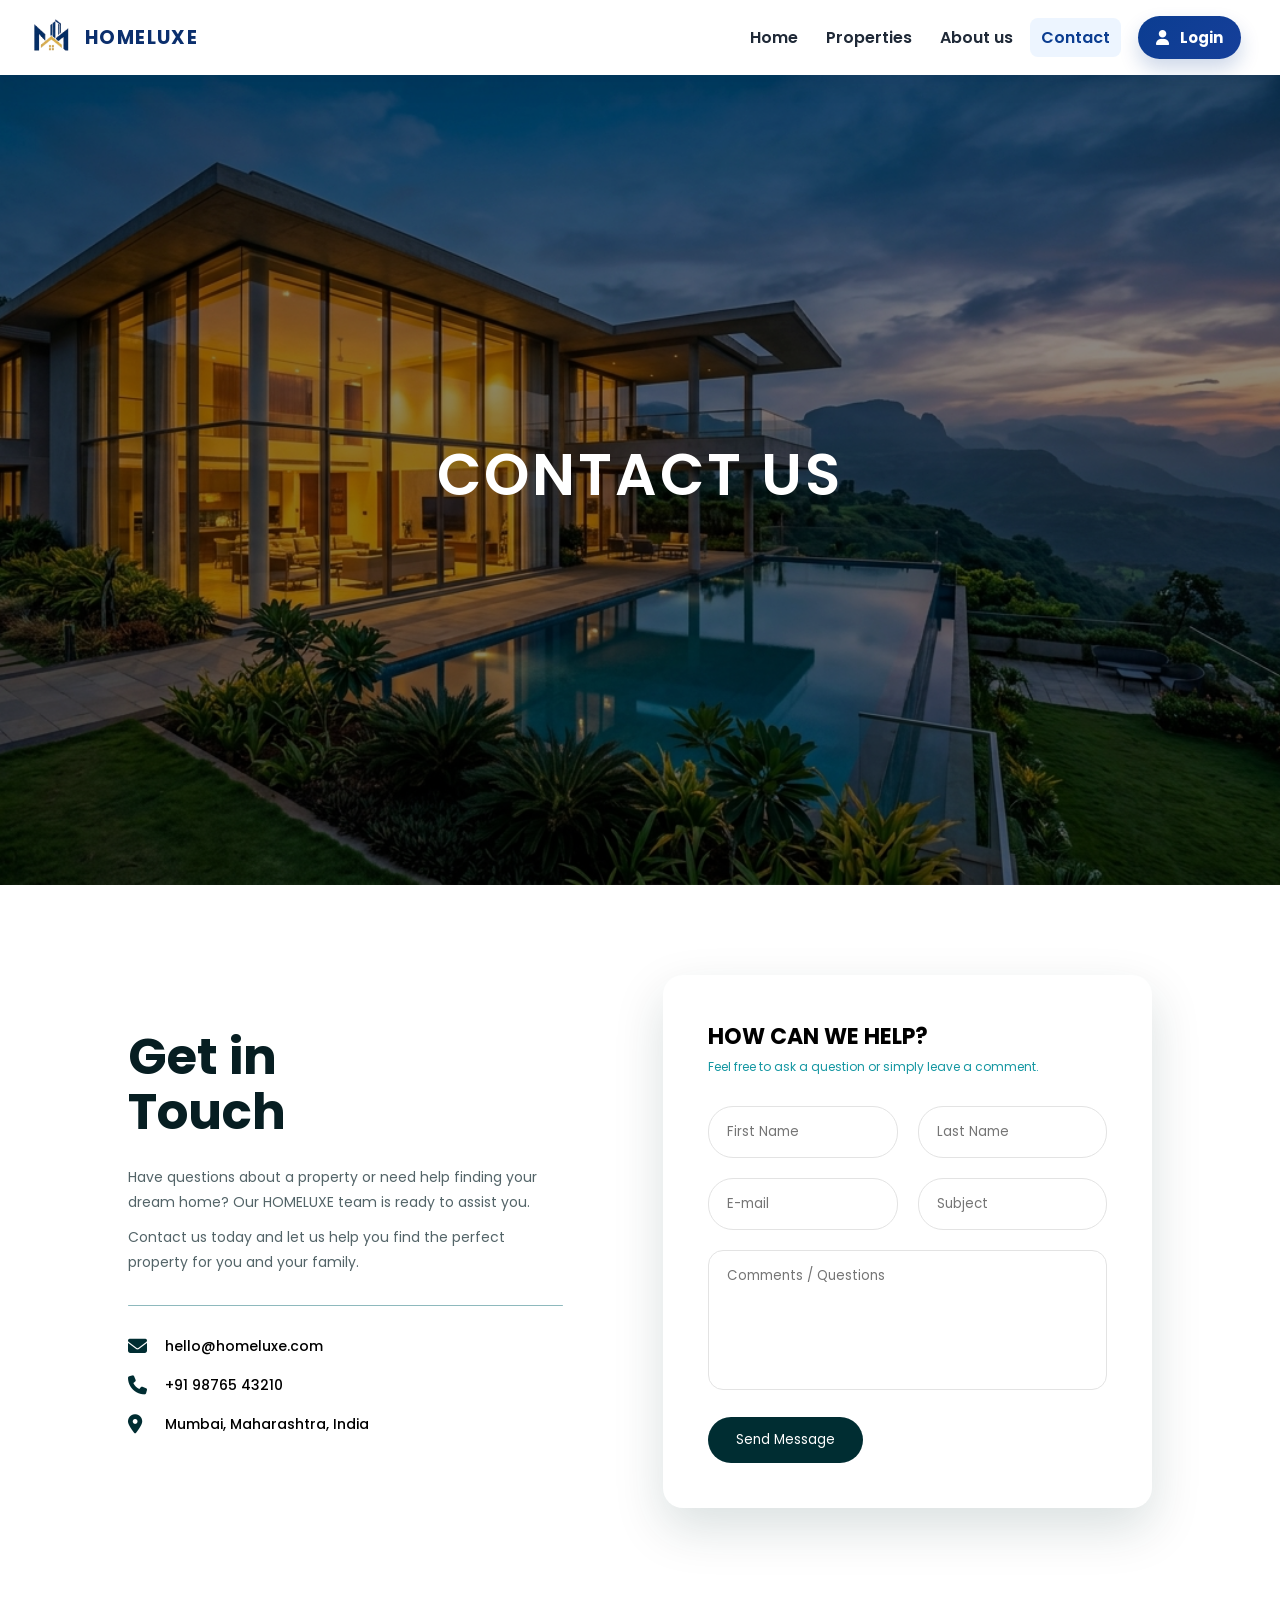
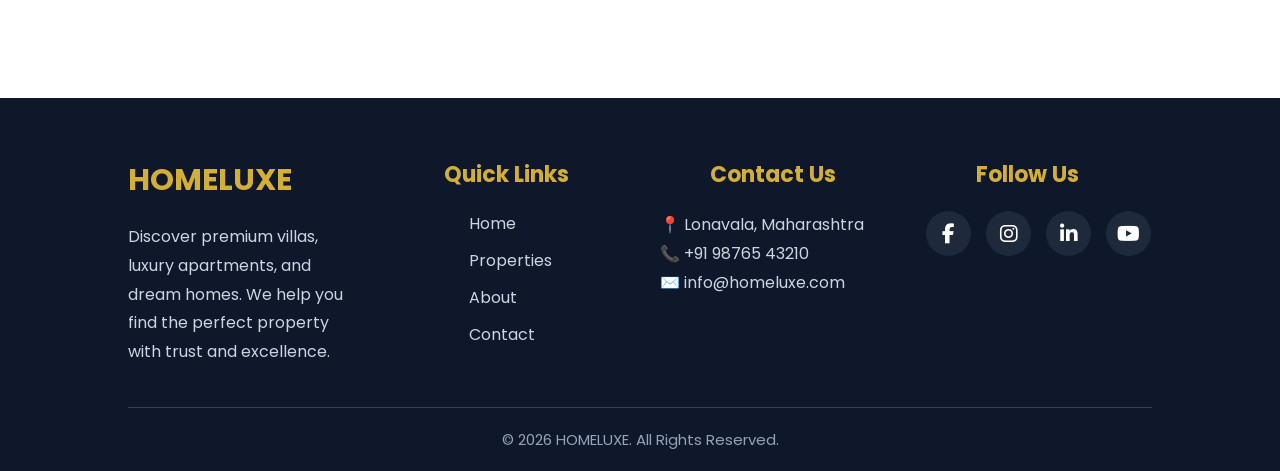
<file: contact.html>
<!DOCTYPE html>
<html lang="en">
<head>
  <meta charset="UTF-8">
  <meta name="viewport" content="width=device-width, initial-scale=1.0">

  <title>Contact Us | HOMELUXE</title>

  <!-- Google Font -->
  <link rel="preconnect" href="https://fonts.googleapis.com">
  <link rel="preconnect" href="https://fonts.gstatic.com" crossorigin>
  <link href="https://fonts.googleapis.com/css2?family=Poppins:wght@400;500;600;700&display=swap" rel="stylesheet">

  <!-- Font Awesome -->
  <link rel="stylesheet"
    href="https://cdnjs.cloudflare.com/ajax/libs/font-awesome/6.5.1/css/all.min.css">

  <!-- CSS -->
  <link rel="stylesheet" href="style.css">
</head>

<body>

     <!-- header section  -->
    <header class="site-header">
      <nav class="navbar">
        <a href="index.html" class="brand" aria-label="HOMELUXE home">
         <img class="logo" src="images/LOGO2.png" alt="" />
          <span class="brand-name">HOMELUXE</span>
        </a>

        <ul class="nav-links" id="navLinks">
          <li><a href="index.html">Home</a></li>
          <li><a href="property.html">Properties</a></li>
          <li><a href="about.html">About us</a></li>
          <li><a href="contact.html" class="active">Contact</a></li>
          <li>
            <a href="login.html" class="login-link">
              <button class="login-btn" type="button">
                <i class="fa-solid fa-user"></i>
                Login
              </button>
            </a>
          </li>
        </ul>

        <button class="hamburger" id="hamburger" type="button" aria-label="Toggle navigation" aria-expanded="false">
          <i class="fa-solid fa-bars"></i>
        </button>
      </nav>
    </header>

  <section class="hero">

    

    <div class="hero-text">
        <h1>Contact Us</h1>
    </div>

</section>


  <!-- ================= CONTACT SECTION ================= -->

  <section class="contact-section">

    <div class="contact-container">

      <!-- LEFT SIDE -->

      <div class="contact-info">

        <h2>Get in<br>Touch</h2>

        <p>
          Have questions about a property or need help finding
          your dream home? Our HOMELUXE team is ready to assist you.
        </p>

        <p>
          Contact us today and let us help you find the perfect
          property for you and your family.
        </p>

        <div class="line"></div>


        <div class="info-item">

          <i class="fa-solid fa-envelope"></i>

          <span>
            hello@homeluxe.com
          </span>

        </div>


        <div class="info-item">

          <i class="fa-solid fa-phone"></i>

          <span>
            +91 98765 43210
          </span>

        </div>


        <div class="info-item">

          <i class="fa-solid fa-location-dot"></i>

          <span>
            Mumbai, Maharashtra, India
          </span>

        </div>

      </div>


      <!-- RIGHT SIDE CONTACT FORM -->

      <div class="contact-form">

        <h3>HOW CAN WE HELP?</h3>

        <p>
          Feel free to ask a question or simply leave a comment.
        </p>


        <form>

          <div class="form-row">

            <input
              type="text"
              placeholder="First Name"
              required
            >

            <input
              type="text"
              placeholder="Last Name"
              required
            >

          </div>


          <div class="form-row">

            <input
              type="email"
              placeholder="E-mail"
              required
            >

            <input
              type="text"
              placeholder="Subject"
            >

          </div>


          <textarea
            placeholder="Comments / Questions"
            required
          ></textarea>


          <button type="submit">
            Send Message
          </button>

        </form>

      </div>

    </div>

  </section>
<footer class="footer">
    <div class="footer-container">

        <div class="footer-box">
            <h2>HOMELUXE</h2>
            <p>
                Discover premium villas, luxury apartments, and dream homes.
                We help you find the perfect property with trust and excellence.
            </p>
        </div>

        <div class="footer-box" id="footer">
            <h3>Quick Links</h3>
            <ul>
                <li><a href="#">Home</a></li>
                <li><a href="#">Properties</a></li>
                <li><a href="#">About</a></li>
                <li><a href="#">Contact</a></li>
            </ul>
        </div>

        <div class="footer-box">
            <h3>Contact Us</h3>
            <p>📍 Lonavala, Maharashtra</p>
            <p>📞 +91 98765 43210</p>
            <p>✉️ info@homeluxe.com</p>
        </div>

        <div class="footer-box">
            <h3>Follow Us</h3>

            <div class="social-icons">
                <a href="#"><i class="fa-brands fa-facebook-f"></i></a>
                <a href="#"><i class="fa-brands fa-instagram"></i></a>
                <a href="#"><i class="fa-brands fa-linkedin-in"></i></a>
                <a href="#"><i class="fa-brands fa-youtube"></i></a>
            </div>
        </div>

    </div>

    <hr>

    <div class="copyright">
        © 2026 HOMELUXE. All Rights Reserved.
    </div>

</footer>



</body>
</html>
</file>
<file: style.css>
* {
  margin: 0;
  padding: 0;
  box-sizing: border-box;
  font-family: "Poppins", sans-serif;
}
/* navbar start here */
.site-header {
  position: sticky;
  top: 0;
  z-index: 1000;
  background: rgba(255, 255, 255, 0.96);
  backdrop-filter: blur(12px);
  box-shadow: 0 10px 25px rgba(15, 23, 42, 0.06);
}

.navbar {
  max-width: 1320px;
  margin: 0 auto;
  display: flex;
  align-items: center;
  justify-content: space-between;
  gap: 16px;
  padding: 8px 28px;
}

.brand {
  display: inline-flex;
  align-items: center;
  gap: 9px;
  text-decoration: none;
  flex-shrink: 0;
}

.logo {
  width: 48px;
  height: 48px;
  object-fit: contain;
  display: block;
}

.brand-name {
  color: #0b2f6d;
  font-size: 19px;
  font-weight: 700;
  letter-spacing: 1.4px;
}

.nav-links {
  display: flex;
  align-items: center;
  gap: 6px;
  list-style: none;
}

.nav-links li {
  list-style: none;
}

.nav-links a {
  color: #1f2937;
  text-decoration: none;
  font-size: 16px;
  font-weight: 600;
  padding: 8px 11px;
  border-radius: 8px;
  transition: 0.25s ease;
}

.nav-links a:hover,
.nav-links a.active {
  color: #0b3d91;
  background: #edf5ff;
}

.login-link {
  display: inline-flex;
  align-items: center;
}

.login-btn {
  background: linear-gradient(135deg, #0b3d91, #163f9a);
  color: #fff;
  padding: 10px 18px;
  border: none;
  border-radius: 30px;
  font-size: 15px;
  font-weight: 700;
  cursor: pointer;
  transition: 0.3s ease;
  box-shadow: 0 10px 20px rgba(11, 61, 145, 0.2);
}

.login-btn i {
  margin-right: 8px;
}

.login-btn:hover {
  background: #e4e3e6;
  color: #0b3d91;
}

.hamburger {
  display: none;
  width: 40px;
  height: 40px;
  border: 1px solid #dfe7f5;
  border-radius: 12px;
  background: #fff;
  color: #0b3d91;
  font-size: 20px;
  cursor: pointer;
  align-items: center;
  justify-content: center;
}

@media (max-width: 980px) {
  .navbar {
    flex-wrap: wrap;
    padding: 8px 20px;
  }

  .brand {
    order: 1;
  }

  .hamburger {
    display: inline-flex;
    order: 2;
  }

  .nav-links {
    display: none;
    flex-direction: column;
    align-items: stretch;
    width: 100%;
    order: 3;
    background: #fff;
    border: 1px solid #e2e8f0;
    border-radius: 18px;
    padding: 16px;
    box-shadow: 0 18px 35px rgba(15, 23, 42, 0.08);
  }

  .nav-links.active {
    display: flex;
  }

  .nav-links a {
    display: block;
    padding: 12px 14px;
  }

  .login-btn {
    width: 100%;
    display: flex;
    justify-content: center;
    align-items: center;
  }
}

@media (max-width: 540px) {
  .navbar {
    gap: 10px;
  }

  .logo {
    width: 42px;
    height: 42px;
  }

  .brand-name {
    font-size: 17px;
    letter-spacing: 1px;
  }
}
/* banner section start here */
.banner {
  position: relative;
  isolation: isolate;
  min-height: 600px;
  height: min(78vh, 820px);
  padding: 72px max(7vw, calc((100vw - 1320px) / 2));
  background:
    linear-gradient(
      90deg,
      rgba(8, 20, 39, 0.12) 0%,
      rgba(8, 20, 39, 0.68) 57%,
      rgba(8, 20, 39, 0.88) 100%
    ),
    url("images/banner.png") center 56% / cover no-repeat;
  display: flex;
  align-items: center;
  justify-content: flex-end;
  color: #fff;
}

.banner-content {
  width: min(100%, 650px);
  padding: 20px 0;
  margin-left: auto;
  text-align: right;
}

.banner-eyebrow {
  display: flex;
  align-items: center;
  justify-content: flex-end;
  gap: 10px;
  margin-bottom: 24px;
  color: #f0d7a2;
  font-size: 12px;
  font-weight: 600;
  letter-spacing: 2.2px;
}

.banner-eyebrow > span:first-child {
  width: 28px;
  height: 1px;
  background: #d3ae6b;
}

.eyebrow-divider {
  color: rgba(255, 255, 255, 0.55);
}

.banner-content h1 {
  max-width: 650px;
  font-size: clamp(42px, 5.2vw, 72px);
  font-weight: 500;
  line-height: 1.08;
  letter-spacing: -2.2px;
}

.banner-content h1 span {
  color: #f0d7a2;
}

.banner-description {
  max-width: 510px;
  margin-top: 22px;
  margin-left: auto;
  color: rgba(255, 255, 255, 0.84);
  font-size: 17px;
  line-height: 1.8;
}

.banner-actions {
  display: flex;
  align-items: center;
  justify-content: flex-end;
  flex-wrap: wrap;
  gap: 24px;
  margin-top: 32px;
}

.banner-primary {
  display: inline-flex;
  align-items: center;
  justify-content: center;
  gap: 14px;
  min-height: 54px;
  padding: 0 24px;
  background: #0b3d91;
  color: #fff;
  border: 1px solid #0b3d91;
  border-radius: 6px;
  font-size: 15px;
  font-weight: 600;
  text-decoration: none;
  transition:
    background 0.25s ease,
    transform 0.25s ease;
}

.banner-primary:hover {
  background: #082f70;
  border-color: #082f70;
  transform: translateY(-2px);
}

.banner-primary i {
  font-size: 13px;
}

.banner-secondary {
  padding: 10px 0;
  color: #fff;
  font-size: 14px;
  font-weight: 500;
  text-decoration: none;
  border-bottom: 1px solid rgba(255, 255, 255, 0.55);
  transition:
    color 0.25s ease,
    border-color 0.25s ease;
}

.banner-secondary:hover {
  color: #f0d7a2;
  border-color: #f0d7a2;
}

.banner-note {
  display: flex;
  align-items: center;
  justify-content: flex-end;
  gap: 9px;
  margin-top: 42px;
  color: rgba(255, 255, 255, 0.78);
  font-size: 13px;
  letter-spacing: 0.2px;
}

.banner-note i {
  color: #f0d7a2;
}
/* OUR PROPERTY SECTION */
.propertyone h2 {
  text-align: center;
  /* color: rgb(255, 191, 108); */
  color: #0b3d91;
  margin: 30px;
  width: auto;
  font-size: 40px;
  font-weight: bold;
}
.container {
  display: grid;
  grid-template-columns: repeat(4, 1fr);
  gap: 60px;
  padding: 20px;
}
.card {
  background: #f9f9f9;
  box-shadow: 0px 5px 6px rgb(68, 67, 67);
  text-align: center;
  border-radius: 10px;
  padding: 15px;
  font-size: 20px;
}
.card img {
  width: 300px;
  height: 300px;
  object-fit: cover;
}
.property-btn {
  background: #0b3d91;
  color: #fff;
  padding: 12px 28px;
  border: none;
  border-radius: 30px;
  font-size: 16px;
  font-weight: 600;
  cursor: pointer;
  transition: 0.3s;
  margin-top: 5px;
}

.property-btn:hover {
  background: #e4e3e6;
  color: #0b3d91;
}

/* WHY CHOOSE US */

.choose-us {
  padding: 80px 8%;
  background: #f8fafc;
}

.choose-heading {
  text-align: center;
  margin-bottom: 60px;
}

.choose-heading h2 {
  font-size: 40px;
  color: #0b3d91;
  margin-bottom: 15px;
}

.choose-heading p {
  font-size: 18px;
  color: #666;
}

.choose-container {
  display: grid;
  grid-template-columns: repeat(4, 1fr);
  gap: 30px;
}

.choose-card {
  background: #fff;
  padding: 40px 30px;
  border-radius: 15px;
  text-align: center;
  box-shadow: 0 10px 25px rgba(0, 0, 0, 0.08);
  transition: 0.4s;
}

.choose-card:hover {
  transform: translateY(-12px);
  box-shadow: 0 18px 35px rgba(11, 61, 145, 0.15);
}

.choose-card i {
  font-size: 50px;
  color: #0b3d91;
  margin-bottom: 20px;
}

.choose-card h3 {
  font-size: 24px;
  margin-bottom: 15px;
  color: #222;
}

.choose-card p {
  font-size: 16px;
  line-height: 1.8;
  color: #666;
}
/* CLIENT EXPRIENCE */

.experince {
  padding: 80px 8%;
  background: #f8fafc;
}

.customer-heading {
  text-align: center;
  margin-bottom: 60px;
}

.customer-heading h2 {
  color: #0b3d91;
  font-size: 40px;
  margin-bottom: 10px;
}

.customer-heading p {
  color: #666;
  font-size: 18px;
}

.experince-container {
  display: grid;
  grid-template-columns: repeat(3, 1fr);
  gap: 35px;
}

.experince-card {
  background: #fff;
  padding: 35px;
  border-radius: 15px;
  text-align: center;
  box-shadow: 0 10px 25px rgba(0, 0, 0, 0.08);
  transition: 0.3s;
}

.experince-card h3 {
  color: #222;
}

.experince-card span {
  color: #777;
  display: block;
  margin-bottom: 10px;
}

.stars {
  color: #d4af37;
  font-size: 20px;
  margin-bottom: 15px;
}

.experince-card p {
  color: #555;
  line-height: 1.8;
}

/* REVIEW FORM */

.review-section {
  padding: 80px 8%;
}

.review-heading {
  text-align: center;
  margin-bottom: 40px;
}

.review-heading h2 {
  color: #0b3d91;
  font-size: 40px;
  margin-bottom: 10px;
}

.review-heading p {
  color: #666;
}

.review-form {
  max-width: 700px;
  margin: auto;
  display: flex;
  flex-direction: column;
  gap: 20px;
}

.review-form input,
.review-form textarea {
  padding: 15px;
  border: 1px solid #ccc;
  border-radius: 8px;
  font-size: 16px;
  outline: none;
}

.review-form button {
  width: 200px;
  margin: auto;
  padding: 15px;
  background: #0b3d91;
  color: white;
  border: none;
  border-radius: 40px;
  font-size: 17px;
  cursor: pointer;
  transition: 0.3s;
}

.review-form button:hover {
  background: #d4d9e2;
  color: #0b3d91;
}

/* footer section start here */
.footer {
  background: #0f172a;
  color: #fff;
  padding: 60px 10% 20px;
  margin-top: 100px;
}

.footer-container {
  display: flex;
  justify-content: space-between;
  flex-wrap: wrap;
  gap: 40px;
}
#footer {
  display: flex;
  flex-direction: column;
}

.footer-box {
  flex: 1;
  min-width: 220px;
}

.footer-box h2 {
  color: #d4af37;
  margin-bottom: 20px;
  font-size: 30px;
}

.footer-box h3 {
  color: #d4af37;
  margin-bottom: 20px;
  font-size: 22px;
  margin-left: 50px;
}

.footer-box p {
  color: #cbd5e1;
  line-height: 1.8;
}

.footer-box ul {
  list-style: none;
  padding: 0;
  display: block;
  margin-left: 75px;
}

.footer-box ul li {
  margin-bottom: 12px;
}

.footer-box ul li a {
  color: #cbd5e1;
  text-decoration: none;
  transition: 0.3s;
}

.footer-box ul li a:hover {
  color: #d4af37;
  padding-left: 5px;
}

.social-icons {
  display: flex;
  gap: 15px;
}

.social-icons a {
  width: 45px;
  height: 45px;
  background: #1e293b;
  color: #fff;
  display: flex;
  justify-content: center;
  align-items: center;
  border-radius: 50%;
  font-size: 20px;
  text-decoration: none;
  transition: 0.3s;
}

.social-icons a:hover {
  background: #d4af37;
  color: #000;
  transform: translateY(-5px);
}

.footer hr {
  border: none;
  height: 1px;
  background: #334155;
  margin: 40px 0 20px;
}

.copyright {
  text-align: center;
  color: #94a3b8;
  font-size: 15px;
}

/* property.html page start here  */
.properties {
  width: 86%;
  max-width: 1400px;
  margin: auto;
  padding: 60px 0;
}
.properties-heading {
  display: flex;
  justify-content: space-between;
  align-items: center;
  margin-bottom: 30px;
}
.small-title {
  color: #b78b3e;
  font-size: 20px;
  font-weight: 400;
}
.properties-heading h1 {
  font-size: 36px;
  margin: 12px 0 8px;
}
.properties-heading p {
  color: #6b7280;
  font-size: 18px;
}
.view-btn {
  background: #111b34;
  color: white;
  border: none;
  padding: 15px 25px;
  border-radius: 7px;
  font-size: 14px;
  font-weight: 600px;
  cursor: pointer;
}
.view-btn i {
  margin-right: 8px;
}
.filter-box {
  display: grid;
  grid-template-columns: 2fr 1fr 1.1fr 1.1fr 1fr;
  gap: 15px;
  padding: 16px;
  margin-bottom: 25px;
  border-radius: 10px;
  border: 1px solid #e5e7eb;
}
.serach-box {
  display: flex;
  align-items: center;
  border: 1px solid #e5e7eb;
  border-radius: 7px;
  padding: 0 12px;
}
.serach-box i {
  color: #374151;
  margin-right: 12px;
}
.serach-box input {
  width: 100%;
  padding: 14px 0;
  border: none;
  outline: none;
  font-size: 14px;
}
.filter-box select {
  padding: 0 15px;
  border: 1px solid #e5e7eb;
  border-radius: 7px;
  background: white;
  color: #111827;
  font-size: 14px;
  outline: none;
}
.filter-btn {
  border: none;
  border-radius: 7px;
  background: #bd944d;
  color: white;
  font-size: 14px;
  font-weight: 600;
  cursor: pointer;
}
.filter-btn i {
  margin-right: 8px;
}
.property-grid {
  display: grid;
  grid-template-columns: repeat(3, 1fr);
  gap: 20px;
}
.property-card {
  border: 1px solid #e5e7eb;
  border-radius: 10px;
  overflow: hidden;
  background-color: white;
  transition: 0.3s;
}
.property-card:hover {
  transform: translateY(-5px);
  box-shadow: 0 15px 30px rgba(0, 0, 0, 0.08);
}
.property-image {
  height: 220px;
  position: relative;
  overflow: hidden;
}
.property-image img {
  width: 100%;
  height: 100%;
  object-fit: cover;
  transition: 0.4s;
}
.property-card:hover {
  transform: scale(1.05);
}
.tag {
  position: absolute;
  top: 14px;
  left: 14px;
  background: #172033;
  color: white;
  padding: 7px 11px;
  border-radius: 5px;
  font-size: 11px;
  font-weight: 600;
}
.property-info {
  padding: 16px;
}
.property-info h2 {
  font-size: 20px;
  margin-bottom: 10px;
}
.property-info h2 small {
  color: #b78b3e;
  font-size: 12px;
}
.property-info h3 {
  font-size: 15px;
  font-weight: 500;
  margin-bottom: 10px;
}
.location {
  color: #6b7280;
  font-size: 12px;
  margin-bottom: 18px;
}
.location i {
  color: #bd944d;
  margin-right: 6px;
}
.property-details {
  display: flex;
  align-items: center;
  justify-content: flex-start;
  gap: 25px;
}

.property-details span {
  display: flex;
  align-items: center;

  color: #6b7280;
  font-size: 12px;
  font-weight: 400;

  white-space: nowrap;
}

.property-details span i {
  color: #bd4d4d;
  font-size: 12px;
  margin-right: 6px;
}
.load-more {
  text-align: center;
  margin-top: 30px;
}

.load-more button {
  background: white;
  color: #111b34;
  border: 1px solid #bd944d;
  padding: 13px 28px;
  border-radius: 7px;
  font-weight: 600;
  cursor: pointer;
  transition: 0.3s;
}

.load-more button:hover {
  background: #bd944d;
  color: white;
}

/* login page start here */

.login-navbar {
  width: 100%;
  height: 75px;
  background: #fff;
  display: flex;
  justify-content: space-between;
  align-items: center;
  padding: 0 7%;
  box-shadow: 0 2px 12px rgba(0, 0, 0, 0.08);
  position: fixed;
  top: 0;
  left: 0;
  z-index: 1000;
}

.login-logo {
  text-decoration: none;
  color: #0b3d91;
  font-size: 28px;
  font-weight: 700;
  letter-spacing: 1px;
}

.back-home {
  text-decoration: none;
  color: #333;
  padding: 10px 20px;
  border: 2px solid #0b3d91;
  border-radius: 30px;
  transition: 0.3s;
  font-weight: 500;
}

.back-home:hover {
  background: #0b3d91;
  color: #fff;
}

.login-page {
  width: 100%;
  height: 100vh;
  background: url("images/banner.png") center center/cover no-repeat;
  position: relative;
  display: flex;
  justify-content: space-between;
  align-items: center;
  padding: 100px 8%;
}

/* Dark Overlay */

.bg-overlay {
  position: absolute;
  top: 0;
  left: 0;
  width: 100%;
  height: 100%;
  background: rgba(0, 0, 0, 0.45);
}

.hero-content {
  position: relative;
  z-index: 2;
  color: white;
  width: 50%;
}

.hero-content h1 {
  font-size: 72px;
  line-height: 1.2;
  font-weight: 700;
}

.hero-content h1 span {
  color: #d4af37;
}

.line {
  width: 130px;
  height: 5px;
  background: #d4af37;
  margin: 30px 0;
  border-radius: 20px;
}

.hero-content p {
  font-size: 22px;

  line-height: 2;

  color: #f1f1f1;
}

/* ================= LOGIN AREA ================= */

.login-box {
  height: auto;
  position: relative;
  margin-top: 60px;
  margin-right: 100px;
  z-index: 2;
  width: 430px;
  padding: 20px;
  border-radius: 20px;
  background: white;
  box-shadow: 0 15px 45px rgba(0, 0, 0, 0.35);
}

.login-box h2 {
  color: black;

  font-size: 36px;

  margin-bottom: 10px;
}

.login-box h2 span {
  color: #d4af37;
}

.subtitle {
  color: black;

  margin-bottom: 35px;

  font-size: 15px;
}

.login-box label {
  display: block;
  color: black;
  font-size: 15px;
  font-weight: 500;
  margin-bottom: 8px;
  text-decoration: none;
}

.login-box input {
  width: 100%;
  padding: 15px 18px;
  margin-bottom: 20px;
  border-radius: 12px;
  border: 1px solid rgba(252, 248, 248, 0.25);
  background: rgba(13, 13, 13, 0.08);
  color: black;
  outline: none;
  font-size: 15px;
  transition: 0.3s;
}

.login-box input::placeholder {
  color: black;
}

.password-box {
  position: relative;
}

.password-box input {
  margin-bottom: 0;
}

.eye {
  position: absolute;
  top: 50%;
  right: 18px;
  transform: translateY(-50%);
  cursor: pointer;
  color: black;
  transition: 0.3s;
}

.eye:hover {
  color: #d4af37;
}

.login-options {
  display: flex;
  justify-content: space-between;
  align-items: center;
  margin: 20px 0 30px;
}

.remember {
  display: flex;
  align-items: center;
  gap: 8px;
  color: black;
  font-size: 14px;
}

.remember input {
  width: auto;
  margin: 0;
}

.login-options a {
  text-decoration: none;
  color: #d4af37;
  font-size: 14px;
}

.login-options a:hover {
  text-decoration: underline;
}

.login-box button {
  width: 100%;
  padding: 15px;
  border: none;
  border-radius: 12px;
  background: #d4af37;
  color: #fff;
  font-size: 17px;
  font-weight: 600;
  cursor: pointer;
  transition: 0.3s;
}

#error {
  margin-top: 18px;
  color: #ff8080;
  text-align: center;
  font-size: 14px;
}

.divider {
  display: flex;
  align-items: center;
  margin: 28px 0;
  color: black;
}

.divider::before,
.divider::after {
  content: "";
  flex: 1;
  height: 1px;
  background: rgba(255, 255, 255, 0.25);
}

.divider span {
  padding: 0 15px;
  color: black;
  font-size: 14px;
}

.signup-text {
  text-align: center;
  color: black;
  font-size: 15px;
}

.signup-text a {
  color: #d4af37;
  text-decoration: none;
  font-weight: 600;
}

.signup-text a:hover {
  text-decoration: underline;
}

/* adout us page start here */

.hero {
  width: 100%;
  height: 90vh;
  min-height: 450px;
  background-image: url("images/banner.png");
  background-size: cover;
  background-position: center;
  background-repeat: no-repeat;
  position: relative;

  display: flex;
  justify-content: center;
  align-items: center;
}

/* Dark Overlay */

.hero::before {
  content: "";
  position: absolute;
  top: 0;
  left: 0;
  width: 100%;
  height: 100%;
  background: rgba(0, 0, 0, 0.45);
}

/* Hero Content */

.hero-text {
  position: relative;
  z-index: 1;
  text-align: center;
  color: white;
  padding: 20px;
}

.hero-text h1 {
  font-size: 58px;
  font-weight: 600;
  letter-spacing: 3px;
  margin-bottom: 12px;
  text-transform: uppercase;
}

.hero-text p {
  font-size: 18px;
  font-weight: 300;
  letter-spacing: 1px;
  color: #f1f1f1;
}

.about {
  width: 100%;
  padding: 100px 0;
  background: #ffffff;
}

/* Each About Row */

.about-row {
  width: 85%;
  max-width: 1200px;
  margin: 0 auto 120px;

  display: flex;
  align-items: center;
  justify-content: space-between;
  gap: 80px;
}

.about-row:last-child {
  margin-bottom: 0;
}

.about-text {
  flex: 1;
  max-width: 550px;
}

.about-text span {
  display: inline-block;
  color: #d97706;
  font-size: 45px;
  font-weight: 600;
  /* letter-spacing: 2px;
    margin-bottom: 15px; */
}

/* Main Heading */

.about-text h2 {
  font-size: 40px;
  font-weight: 600;
  line-height: 1.3;
  color: #1f2937;
  margin-bottom: 25px;
}

/* Paragraph */

.about-text p {
  font-size: 16px;
  font-weight: 400;
  line-height: 1.9;
  color: #6b7280;
  margin-bottom: 18px;
}

/* About Button */

.about-btn {
  display: inline-block;
  margin-top: 15px;
  padding: 13px 28px;

  background: #d97706;
  color: #ffffff;

  font-size: 15px;
  font-weight: 500;
  text-decoration: none;

  border-radius: 5px;

  transition: all 0.3s ease;
}

.about-btn:hover {
  background: #b45309;
  transform: translateY(-2px);
}

.about-image {
  flex: 1;
  max-width: 550px;
}

.about-image img {
  width: 100%;
  height: 400px;
  display: block;
  object-fit: cover;
  border-radius: 8px;
  box-shadow: 0 15px 35px rgba(0, 0, 0, 0.12);

  transition: transform 0.4s ease;
}

.about-image img:hover {
  transform: scale(1.02);
}

.stats {
  width: 100%;
  padding: 90px 0;

  background: #f8f8f8;
}

.stats-container {
  width: 85%;
  max-width: 1200px;
  margin: auto;
}

.stats .container_about {
  justify-content: center;
  text-align: center;
  font-size: 20px;
}

.stat-box {
  width: 100%;
  display: grid;
  grid-template-columns: repeat(4, 1fr);
  gap: 25px;
  margin-top: 50px;
}

.stat-box {
  background: #ffffff;
  text-align: center;
  padding: 40px 15px;
  border-radius: 8px;
  border: 1px solid #eeeeee;
}

.stat-box:hover {
  transform: translateY(-6px);
  box-shadow: 0 12px 30px rgba(0, 0, 0, 0.08);
}

.stat-box h3 {
  color: #d97706;
  font-size: 42px;
  font-weight: 600;
  margin-bottom: 8px;
}

.stat-box p {
  color: #555555;
  font-size: 15px;
  font-weight: 500;
}

.team {
  width: 100%;
  padding: 40px 0;
  background: #ffffff;
}

.team .container_about {
  justify-content: center;
  text-align: center;
  font-size: 20px;
}

.team-grid {
  display: grid;
  grid-template-columns: repeat(4, 1fr);
  gap: 25px;
}

.member {
  background: #ffffff;
  border-radius: 8px;
  overflow: hidden;
  border: 1px solid #eeeeee;
  transition:
    transform 0.3s ease,
    box-shadow 0.3s ease;
  margin-top: 20px;
}

.member:hover {
  transform: translateY(-7px);
  box-shadow: 0 15px 35px rgba(0, 0, 0, 0.1);
}

.member img {
  width: 100%;
  height: 400px;
  display: block;
  object-fit: cover;
  object-position: center;
}

/* Member Information */

.member {
  padding: 0px 15px;
  text-align: center;
}

.member h4 {
  color: #1f2937;
  font-size: 19px;
  font-weight: 600;
  margin-bottom: 6px;
}

.member p {
  color: #777777;
  font-size: 14px;
}

/* contact page start here */

.contact-section {
  padding: 90px 10%;
  min-height: 600px;
}

.contact-container {
  max-width: 1100px;
  margin: auto;
  display: flex;
  align-items: center;
  justify-content: space-between;
  gap: 100px;
}

.contact-info {
  width: 45%;
}

.contact-info h2 {
  font-size: 50px;
  line-height: 1.1;
  margin-bottom: 25px;
  color: #071e22;
}

.contact-info p {
  font-size: 14px;
  color: #536468;
  line-height: 1.8;
  margin-bottom: 10px;
}

.line {
  width: 100%;
  height: 1px;
  background: #8eb9bd;
  margin: 30px 0;
}

.info-item {
  display: flex;
  align-items: center;
  gap: 15px;
  margin-bottom: 18px;
  font-size: 14px;
  font-weight: 500;
}

.info-item i {
  width: 22px;
  font-size: 19px;
  color: #002d32;
}

/* =========================
   CONTACT FORM
========================= */

.contact-form {
  width: 50%;
  background: white;
  padding: 45px;
  border-radius: 20px;
  box-shadow: 0 20px 50px rgba(0, 45, 50, 0.15);
}

.contact-form h3 {
  font-size: 22px;
  margin-bottom: 5px;
}

.contact-form > p {
  font-size: 12px;
  color: #1597a2;
  margin-bottom: 30px;
}

.form-row {
  display: flex;
  gap: 20px;
  margin-bottom: 20px;
}

.form-row input {
  width: 50%;
}

.contact-form input,
.contact-form textarea {
  padding: 15px 18px;
  border: 1px solid #e3e3e3;
  outline: none;
  border-radius: 25px;
  font-family: "Poppins", sans-serif;
  transition: 0.3s;
}

.contact-form input:focus,
.contact-form textarea:focus {
  border-color: #1597a2;
}

.contact-form textarea {
  width: 100%;
  height: 140px;
  resize: none;
  border-radius: 15px;
  margin-bottom: 20px;
}

.contact-form button {
  border: none;
  background: #002d32;
  color: white;
  padding: 13px 28px;
  border-radius: 25px;
  cursor: pointer;
  font-family: "Poppins", sans-serif;
  transition: 0.3s;
}

.contact-form button:hover {
  background: #4fe3ef;
  color: #002d32;
}

/* Mobile layout */
@media (max-width: 768px) {
  .banner {
    min-height: 570px;
    height: auto;
    padding: 72px 7%;
    background:
      linear-gradient(
        90deg,
        rgba(8, 20, 39, 0.61) 0%,
        rgba(8, 20, 39, 0.86) 100%
      ),
      url("images/banner.png") center / cover no-repeat;
  }

  .banner-content h1 {
    font-size: clamp(42px, 8vw, 60px);
    letter-spacing: -1.5px;
  }

  .banner-description {
    font-size: 16px;
  }

  .banner-note {
    margin-top: 34px;
  }

  .video_section {
    height: auto;
    flex-direction: column;
    padding: 45px 20px;
    text-align: center;
  }

  .video_text,
  .video_box {
    width: 100%;
  }

  .video_box video {
    width: 100%;
    height: auto;
  }

  .video_text h2,
  .propertyone h2,
  .choose-heading h2,
  .customer-heading h2,
  .review-heading h2 {
    font-size: 30px;
  }

  .container,
  .choose-container,
  .experince-container,
  .property-grid,
  .stat-box,
  .team-grid {
    grid-template-columns: 1fr;
  }

  .container {
    gap: 25px;
    padding: 15px 20px;
  }

  .card img {
    width: 100%;
    height: auto;
    aspect-ratio: 1;
  }

  .choose-us,
  .experince,
  .review-section {
    padding: 55px 20px;
  }

  .choose-heading,
  .customer-heading {
    margin-bottom: 35px;
  }

  .footer {
    padding: 45px 20px 20px;
    margin-top: 50px;
  }

  .footer-box h3,
  .footer-box ul {
    margin-left: 0;
  }

  .properties {
    width: auto;
    padding: 40px 20px;
  }

  .properties-heading {
    align-items: flex-start;
    flex-direction: column;
    gap: 20px;
  }

  .properties-heading h1 {
    font-size: 30px;
  }

  .filter-box {
    grid-template-columns: 1fr;
  }

  .serach-box,
  .filter-box select,
  .filter-btn {
    min-height: 48px;
  }

  .about {
    padding: 60px 0;
  }

  .about-row {
    width: auto;
    margin: 0 20px 65px;
    flex-direction: column;
    gap: 30px;
  }

  .about-text,
  .about-image,
  .contact-info,
  .contact-form {
    width: 100%;
    max-width: none;
  }

  .about-text h2 {
    font-size: 32px;
  }

  .about-text span {
    font-size: 34px;
  }

  .about-image img {
    height: auto;
    max-height: 360px;
  }

  .contact-section {
    padding: 60px 20px;
  }

  .contact-container {
    flex-direction: column;
    gap: 40px;
  }

  .contact-info h2 {
    font-size: 38px;
  }

  .contact-form {
    padding: 30px 20px;
  }
}

@media (max-width: 480px) {
  .banner {
    min-height: 560px;
    padding: 56px 6%;
  }

  .banner-eyebrow {
    gap: 7px;
    font-size: 10px;
    letter-spacing: 1.5px;
  }

  .banner-content h1 {
    font-size: 42px;
  }

  .banner-actions {
    align-items: flex-start;
    flex-direction: column;
    gap: 12px;
  }

  .banner-note {
    align-items: flex-start;
    font-size: 12px;
  }
}

/* HOMEPAGE POLISH */
.home-page {
  background: #fff;
  color: #172033;
}

.home-page .banner {
  min-height: 640px;
  height: min(78vh, 820px);
  background:
    linear-gradient(
      90deg,
      rgba(8, 20, 39, 0.06) 0%,
      rgba(8, 20, 39, 0.56) 52%,
      rgba(8, 20, 39, 0.86) 100%
    ),
    url("images/banner.png") center 56% / cover no-repeat;
}

.home-page .banner-eyebrow {
  margin-bottom: 20px;
}

.home-page .banner-content h1 {
  font-size: clamp(44px, 5vw, 68px);
  line-height: 1.12;
  letter-spacing: 0;
}

.home-page .banner-primary {
  background: #d4af37;
  border-color: #d4af37;
  color: #172033;
}

.home-page .banner-primary:hover {
  background: #e4c75f;
  border-color: #e4c75f;
}

.home-page .propertyone {
  padding: 76px max(5vw, calc((100vw - 1280px) / 2)) 88px;
}

.home-page .propertyone h2,
.home-page .choose-heading h2,
.home-page .customer-heading h2,
.home-page .review-heading h2 {
  margin: 0 0 14px;
  color: #172033;
  font-size: 34px;
  font-weight: 600;
}

.home-page .propertyone h2 {
  text-align: left;
  text-transform: none;
}

.home-page .container {
  grid-template-columns: repeat(4, minmax(0, 1fr));
  gap: 22px;
  padding: 20px 0 0;
}

.home-page .card {
  overflow: hidden;
  padding: 0 0 22px;
  border: 1px solid #e7e8eb;
  border-radius: 6px;
  background: #fff;
  box-shadow: 0 8px 26px rgba(23, 32, 51, 0.07);
  text-align: left;
  font-size: 16px;
  transition:
    transform 0.25s ease,
    box-shadow 0.25s ease;
}

.home-page .card:hover {
  transform: translateY(-5px);
  box-shadow: 0 16px 34px rgba(23, 32, 51, 0.13);
}

.home-page .card img {
  display: block;
  width: 100%;
  height: 220px;
  object-fit: cover;
}

.home-page .card-content {
  padding: 18px 18px 0;
}

.home-page .card-content h3 {
  margin-bottom: 9px;
  color: #172033;
  font-size: 17px;
}

.home-page .card .location {
  margin-bottom: 14px;
  color: #687080;
  font-size: 13px;
}

.home-page .card .location i,
.home-page .card .price {
  color: #a58223;
}

.home-page .card .price {
  margin-bottom: 16px;
  font-size: 19px;
  font-weight: 600;
}

.home-page .property-btn {
  display: inline-flex;
  align-items: center;
  justify-content: center;
  min-height: 42px;
  padding: 0 18px;
  border-radius: 4px;
  text-decoration: none;
  font-size: 14px;
}

.home-page .choose-us,
.home-page .experince {
  padding: 76px max(5vw, calc((100vw - 1280px) / 2));
}

.home-page .choose-us,
.home-page .review-section {
  background: #f5f6f7;
}

.home-page .choose-heading,
.home-page .customer-heading {
  margin-bottom: 38px;
}

.home-page .choose-heading p,
.home-page .customer-heading p,
.home-page .review-heading p {
  color: #687080;
  font-size: 16px;
  line-height: 1.7;
}

.home-page .choose-container,
.home-page .experince-container {
  gap: 18px;
}

.home-page .choose-card,
.home-page .experince-card {
  border: 1px solid #e7e8eb;
  border-radius: 6px;
  box-shadow: none;
  text-align: left;
}

.home-page .choose-card {
  padding: 28px 24px;
}

.home-page .choose-card:hover {
  transform: translateY(-4px);
  box-shadow: 0 12px 26px rgba(23, 32, 51, 0.09);
}

.home-page .choose-card i {
  color: #a58223;
  font-size: 28px;
}

.home-page .choose-card h3,
.home-page .experince-card h3 {
  font-size: 18px;
}

.home-page .choose-card p,
.home-page .experince-card p {
  color: #687080;
  font-size: 14px;
  line-height: 1.75;
}

.home-page .experince-card {
  padding: 28px;
}

.home-page .review-section {
  padding: 76px 20px 88px;
}
.home-page .review-form {
  gap: 14px;
}

.home-page .review-form input,
.home-page .review-form textarea {
  border-color: #d9dce2;
  border-radius: 5px;
  background: #fff;
}

.home-page .review-form input:focus,
.home-page .review-form textarea:focus {
  border-color: #a58223;
  box-shadow: 0 0 0 3px rgba(212, 175, 55, 0.14);
}

.home-page .review-form button {
  width: auto;
  min-height: 48px;
  margin: 4px auto 0;
  padding: 0 28px;
  border-radius: 4px;
  background: #172033;
}

.home-page .review-form button:hover {
  background: #d4af37;
  color: #172033;
}

.home-page .footer {
  margin-top: 0;
  background: #111827;
}

.home-page .footer-box h3,
.home-page .footer-box ul {
  margin-left: 0;
}

.home-page .footer-box h3 {
  font-size: 17px;
}

.home-page .footer-box p i {
  width: 18px;
  margin-right: 7px;
  color: #d4af37;
}

.home-page .social-icons a {
  border-radius: 4px;
}

@media (max-width: 980px) {
  .home-page .container,
  .home-page .choose-container {
    grid-template-columns: repeat(2, minmax(0, 1fr));
  }
}

@media (max-width: 768px) {
  .home-page .banner {
    height: auto;
    min-height: 570px;
    background:
      linear-gradient(
        90deg,
        rgba(8, 20, 39, 0.65) 0%,
        rgba(8, 20, 39, 0.88) 100%
      ),
      url("images/banner.png") center / cover no-repeat;
  }

  .home-page .propertyone,
  .home-page .choose-us,
  .home-page .experince {
    padding: 56px 20px;
  }

  .home-page .experince-container {
    grid-template-columns: repeat(2, minmax(0, 1fr));
  }
}

@media (max-width: 540px) {
  .home-page .container,
  .home-page .choose-container,
  .home-page .experince-container {
    grid-template-columns: 1fr;
  }

  .home-page .propertyone h2,
  .home-page .choose-heading h2,
  .home-page .customer-heading h2,
  .home-page .review-heading h2 {
    font-size: 28px;
  }

  .home-page .card img {
    height: 230px;
  }
}

@media (max-width: 768px) {
  .signup-page {
    height: auto;
    min-height: 100vh;
    flex-direction: column;
    justify-content: flex-start;
    align-items: stretch;
    gap: 0;
    padding: 100px 20px 36px;
  }

  .signup-page .hero-content {
    width: 100%;
    margin: 0 0 24px;
  }

  .signup-page .hero-content h1 {
    font-size: 40px;
    line-height: 1.1;
  }

  .signup-page .line {
    margin: 16px 0;
  }

  .signup-page .hero-content p {
    font-size: 16px;
    line-height: 1.6;
  }

  .signup-page .login-box {
    width: 100%;
    max-width: 430px;
    margin: 0 auto;
  }

  .signup-page .login-box h2 {
    font-size: 30px;
  }
}
</file>
